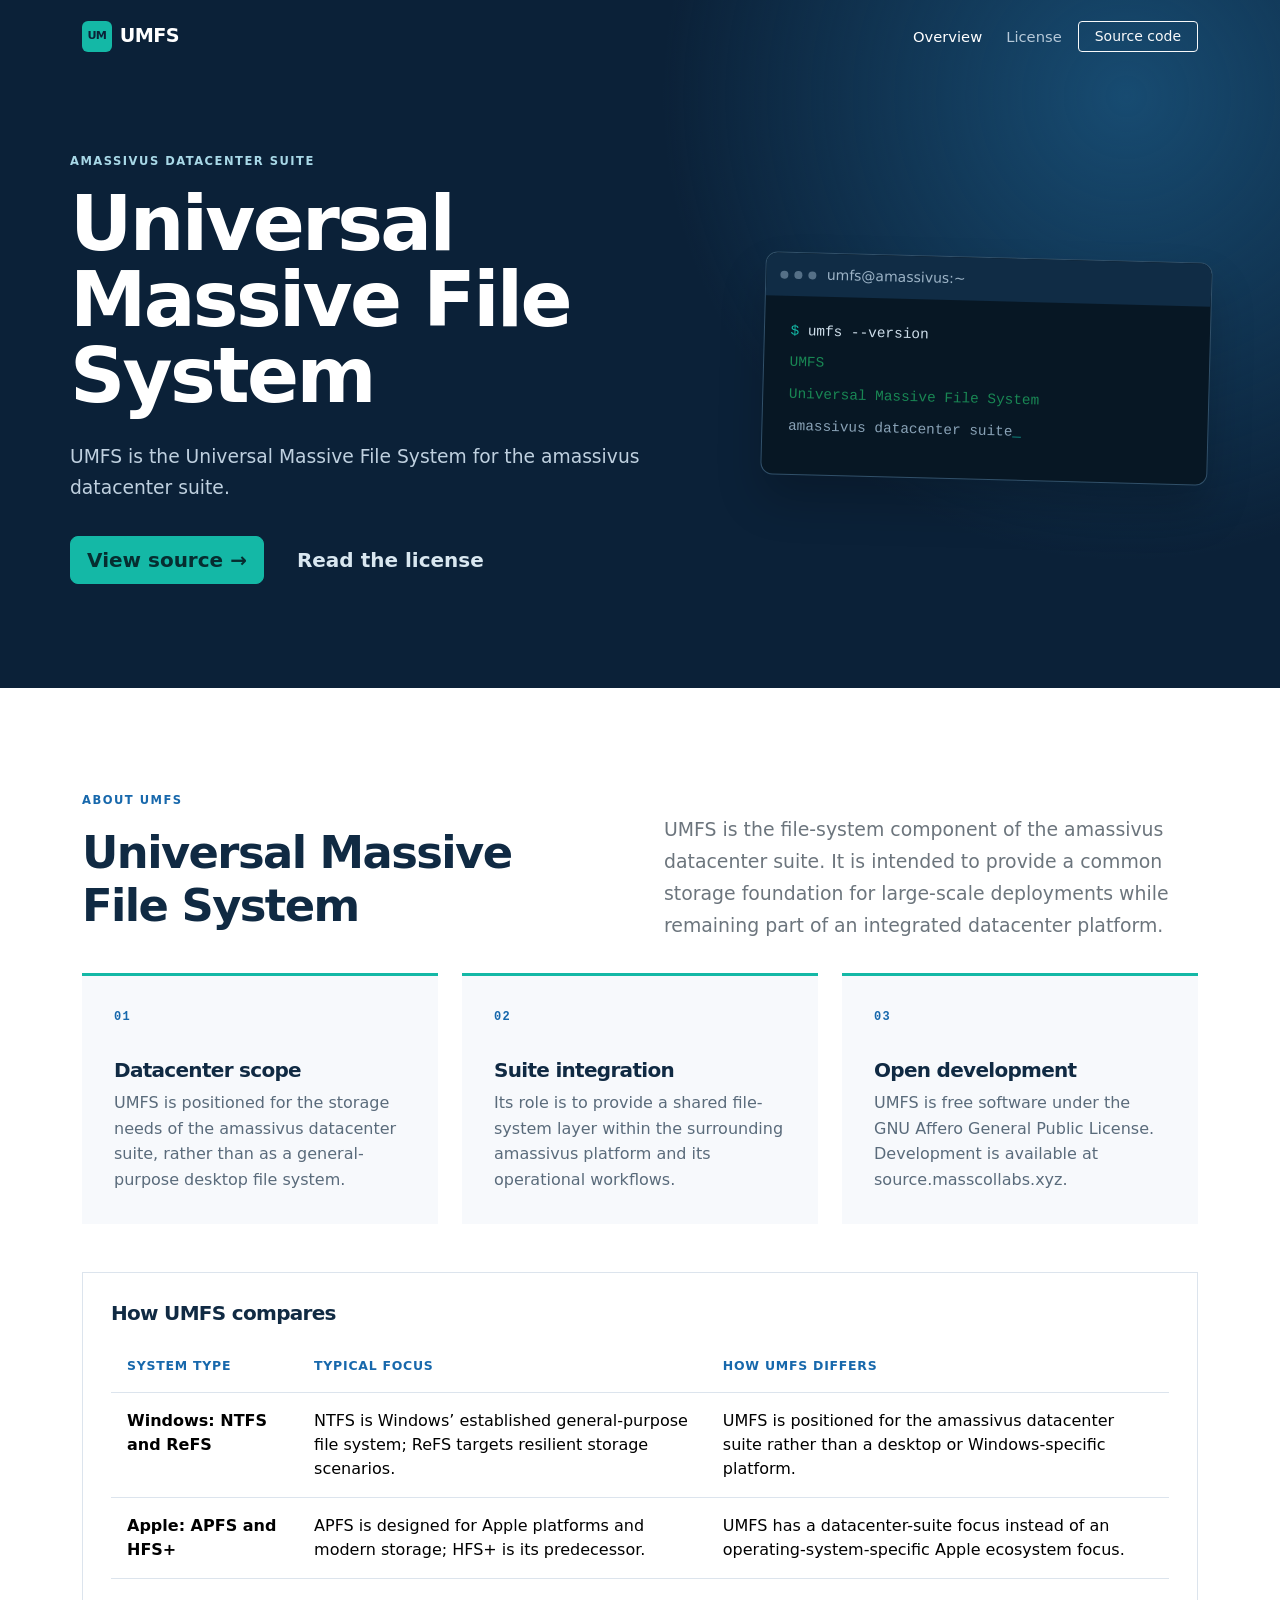
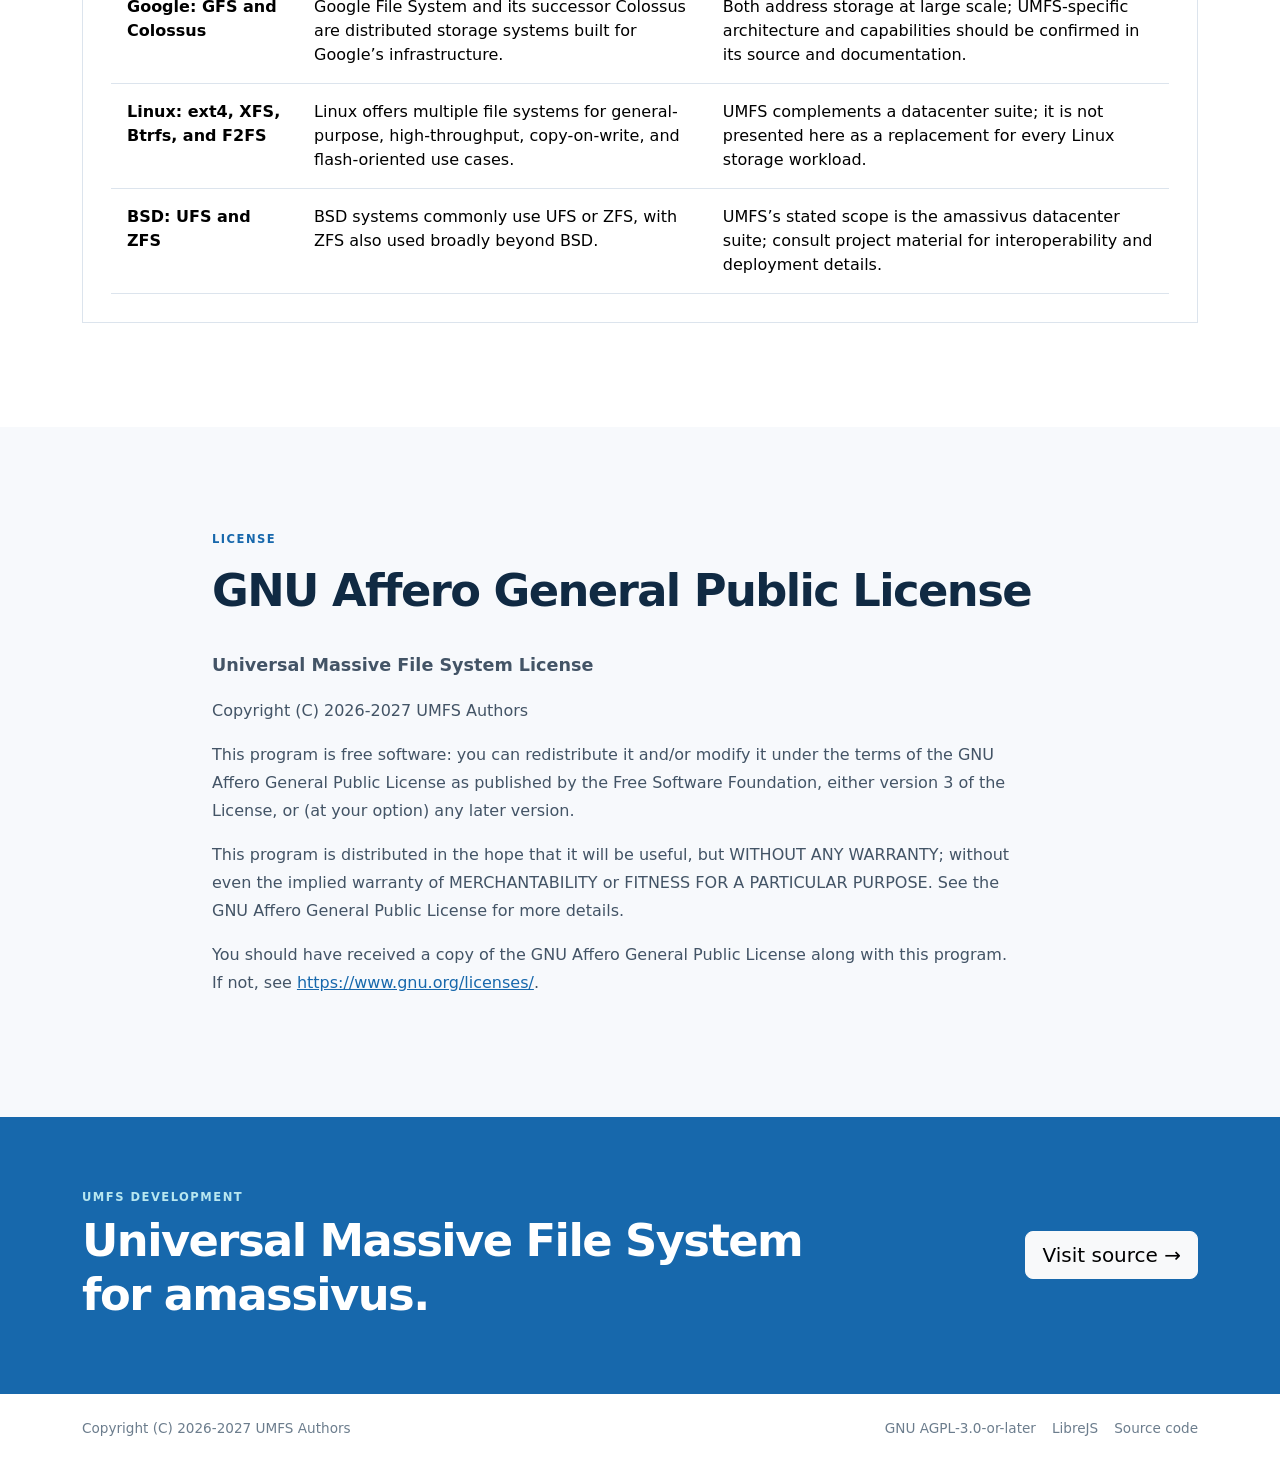
<file: index.html>
<!--
  Universal Massive File System for amassivus datacenter suite
  Copyright (C) 2026-2027 UMFS Authors

  This program is free software: you can redistribute it and/or modify
  it under the terms of the GNU Affero General Public License as published
  by the Free Software Foundation, either version 3 of the License, or
  (at your option) any later version.

  This program is distributed in the hope that it will be useful,
  but WITHOUT ANY WARRANTY; without even the implied warranty of
  MERCHANTABILITY or FITNESS FOR A PARTICULAR PURPOSE. See the
  GNU Affero General Public License for more details.

  You should have received a copy of the GNU Affero General Public License
  along with this program. If not, see <https://www.gnu.org/licenses/>.

  SPDX-License-Identifier: AGPL-3.0-or-later
-->
<!doctype html>
<html lang="en">
  <head>
    <meta charset="utf-8">
    <meta name="viewport" content="width=device-width, initial-scale=1">
    <meta name="description" content="Universal Massive File System for the amassivus datacenter suite.">
    <title>UMFS — Universal Massive File System</title>
    <link href="https://cdn.jsdelivr.net/npm/bootstrap@5.3.3/dist/css/bootstrap.min.css" rel="stylesheet" integrity="sha384-QWTKZyjpPEjISv5WaRU9OFeRpok6YctnYmDr5pNlyT2bRjXh0JMhjY6hW+ALEwIH" crossorigin="anonymous">
    <link rel="stylesheet" href="assets/css/styles.css">
  </head>
  <body>
    <header class="site-header">
      <nav class="navbar navbar-expand-lg navbar-dark py-3" aria-label="Main navigation">
        <div class="container">
          <a class="navbar-brand d-flex align-items-center gap-2" href="#">
            <span class="brand-mark" aria-hidden="true">UM</span>
            <span>UMFS</span>
          </a>
          <button class="navbar-toggler border-0 shadow-none" type="button" data-bs-toggle="collapse" data-bs-target="#mainNav" aria-controls="mainNav" aria-expanded="false" aria-label="Toggle navigation">
            <span class="navbar-toggler-icon"></span>
          </button>
          <div class="collapse navbar-collapse" id="mainNav">
            <ul class="navbar-nav ms-auto align-items-lg-center gap-lg-2">
              <li class="nav-item"><a class="nav-link active" aria-current="page" href="#overview">Overview</a></li>
              <li class="nav-item"><a class="nav-link" href="#license">License</a></li>
              <li class="nav-item mt-2 mt-lg-0"><a class="btn btn-outline-light btn-sm px-3" href="https://source.masscollabs.xyz/umfs">Source code</a></li>
            </ul>
          </div>
        </div>
      </nav>

      <div class="container hero">
        <div class="row align-items-center g-5">
          <div class="col-lg-7">
            <p class="eyebrow">Amassivus datacenter suite</p>
            <h1>Universal Massive File System</h1>
            <p class="hero-copy">UMFS is the Universal Massive File System for the amassivus datacenter suite.</p>
            <div class="d-flex flex-wrap gap-3">
              <a class="btn btn-accent btn-lg" href="https://source.masscollabs.xyz/umfs">View source <span aria-hidden="true">→</span></a>
              <a class="btn btn-link-light btn-lg" href="#license">Read the license</a>
            </div>
          </div>
          <div class="col-lg-5">
            <div class="terminal-card" aria-label="UMFS command-line example">
              <div class="terminal-top"><span></span><span></span><span></span><small>umfs@amassivus:~</small></div>
              <div class="terminal-body">
                <p><span class="prompt">$</span> umfs --version</p>
                <p class="text-success">UMFS</p>
                <p class="text-success">Universal Massive File System</p>
                <p class="muted">amassivus datacenter suite<span class="cursor">_</span></p>
              </div>
            </div>
          </div>
        </div>
      </div>
    </header>

    <main>
      <section id="overview" class="section-padding">
        <div class="container">
          <div class="row g-5 align-items-end">
            <div class="col-lg-5">
              <p class="eyebrow text-primary">About UMFS</p>
              <h2>Universal Massive File System</h2>
            </div>
            <div class="col-lg-6 offset-lg-1">
              <p class="lead text-secondary mb-0">UMFS is the file-system component of the amassivus datacenter suite. It is intended to provide a common storage foundation for large-scale deployments while remaining part of an integrated datacenter platform.</p>
            </div>
          </div>
          <div class="row g-4 mt-2">
            <div class="col-md-4"><article class="feature-card h-100"><span class="feature-number">01</span><h3>Datacenter scope</h3><p>UMFS is positioned for the storage needs of the amassivus datacenter suite, rather than as a general-purpose desktop file system.</p></article></div>
            <div class="col-md-4"><article class="feature-card h-100"><span class="feature-number">02</span><h3>Suite integration</h3><p>Its role is to provide a shared file-system layer within the surrounding amassivus platform and its operational workflows.</p></article></div>
            <div class="col-md-4"><article class="feature-card h-100"><span class="feature-number">03</span><h3>Open development</h3><p>UMFS is free software under the GNU Affero General Public License. Development is available at source.masscollabs.xyz.</p></article></div>
          </div>
          <div class="comparison-wrap mt-5">
            <h3 class="mb-3">How UMFS compares</h3>
            <div class="table-responsive">
              <table class="table comparison-table mb-0">
                <thead>
                  <tr><th scope="col">System type</th><th scope="col">Typical focus</th><th scope="col">How UMFS differs</th></tr>
                </thead>
                <tbody>
                  <tr><th scope="row">Windows: NTFS and ReFS</th><td>NTFS is Windows’ established general-purpose file system; ReFS targets resilient storage scenarios.</td><td>UMFS is positioned for the amassivus datacenter suite rather than a desktop or Windows-specific platform.</td></tr>
                  <tr><th scope="row">Apple: APFS and HFS+</th><td>APFS is designed for Apple platforms and modern storage; HFS+ is its predecessor.</td><td>UMFS has a datacenter-suite focus instead of an operating-system-specific Apple ecosystem focus.</td></tr>
                  <tr><th scope="row">Google: GFS and Colossus</th><td>Google File System and its successor Colossus are distributed storage systems built for Google’s infrastructure.</td><td>Both address storage at large scale; UMFS-specific architecture and capabilities should be confirmed in its source and documentation.</td></tr>
                  <tr><th scope="row">Linux: ext4, XFS, Btrfs, and F2FS</th><td>Linux offers multiple file systems for general-purpose, high-throughput, copy-on-write, and flash-oriented use cases.</td><td>UMFS complements a datacenter suite; it is not presented here as a replacement for every Linux storage workload.</td></tr>
                  <tr><th scope="row">BSD: UFS and ZFS</th><td>BSD systems commonly use UFS or ZFS, with ZFS also used broadly beyond BSD.</td><td>UMFS’s stated scope is the amassivus datacenter suite; consult project material for interoperability and deployment details.</td></tr>
                </tbody>
              </table>
            </div>
          </div>
        </div>
      </section>

      <section id="license" class="updates-section section-padding">
        <div class="container license-copy">
          <p class="eyebrow text-primary">License</p>
          <h2>GNU Affero General Public License</h2>
          <p class="license-title">Universal Massive File System License</p>
          <p>Copyright (C) 2026-2027 UMFS Authors</p>
          <p>This program is free software: you can redistribute it and/or modify it under the terms of the GNU Affero General Public License as published by the Free Software Foundation, either version 3 of the License, or (at your option) any later version.</p>
          <p>This program is distributed in the hope that it will be useful, but WITHOUT ANY WARRANTY; without even the implied warranty of MERCHANTABILITY or FITNESS FOR A PARTICULAR PURPOSE. See the GNU Affero General Public License for more details.</p>
          <p>You should have received a copy of the GNU Affero General Public License along with this program. If not, see <a href="https://www.gnu.org/licenses/">https://www.gnu.org/licenses/</a>.</p>
        </div>
      </section>

      <section class="contribute-section">
        <div class="container">
          <div class="row align-items-center g-4">
            <div class="col-lg-8"><p class="eyebrow mb-2">UMFS development</p><h2>Universal Massive File System for amassivus.</h2></div>
            <div class="col-lg-4 text-lg-end"><a class="btn btn-light btn-lg" href="https://source.masscollabs.xyz/umfs">Visit source <span aria-hidden="true">→</span></a></div>
          </div>
        </div>
      </section>
    </main>

    <footer class="py-4">
      <div class="container d-flex flex-column flex-sm-row justify-content-between gap-2">
        <span>Copyright (C) 2026-2027 UMFS Authors</span>
        <span class="d-flex flex-wrap gap-3">
          <a href="https://www.gnu.org/licenses/agpl-3.0.html">GNU AGPL-3.0-or-later</a>
          <a href="jslicense.html" data-jslicense="1">LibreJS</a>
          <a href="https://codeberg.org/umfstr/webfs">Source code</a>
        </span>
      </div>
    </footer>

    <script src="https://cdn.jsdelivr.net/npm/bootstrap@5.3.3/dist/js/bootstrap.bundle.min.js" integrity="sha384-YvpcrYf0tY3lHB60NNkmXc5s9fDVZLESaAA55NDzOxhy9GkcIdslK1eN7N6jIeHz" crossorigin="anonymous"></script>
    <script src="assets/js/main.js"></script>
  </body>
</html>
</file>
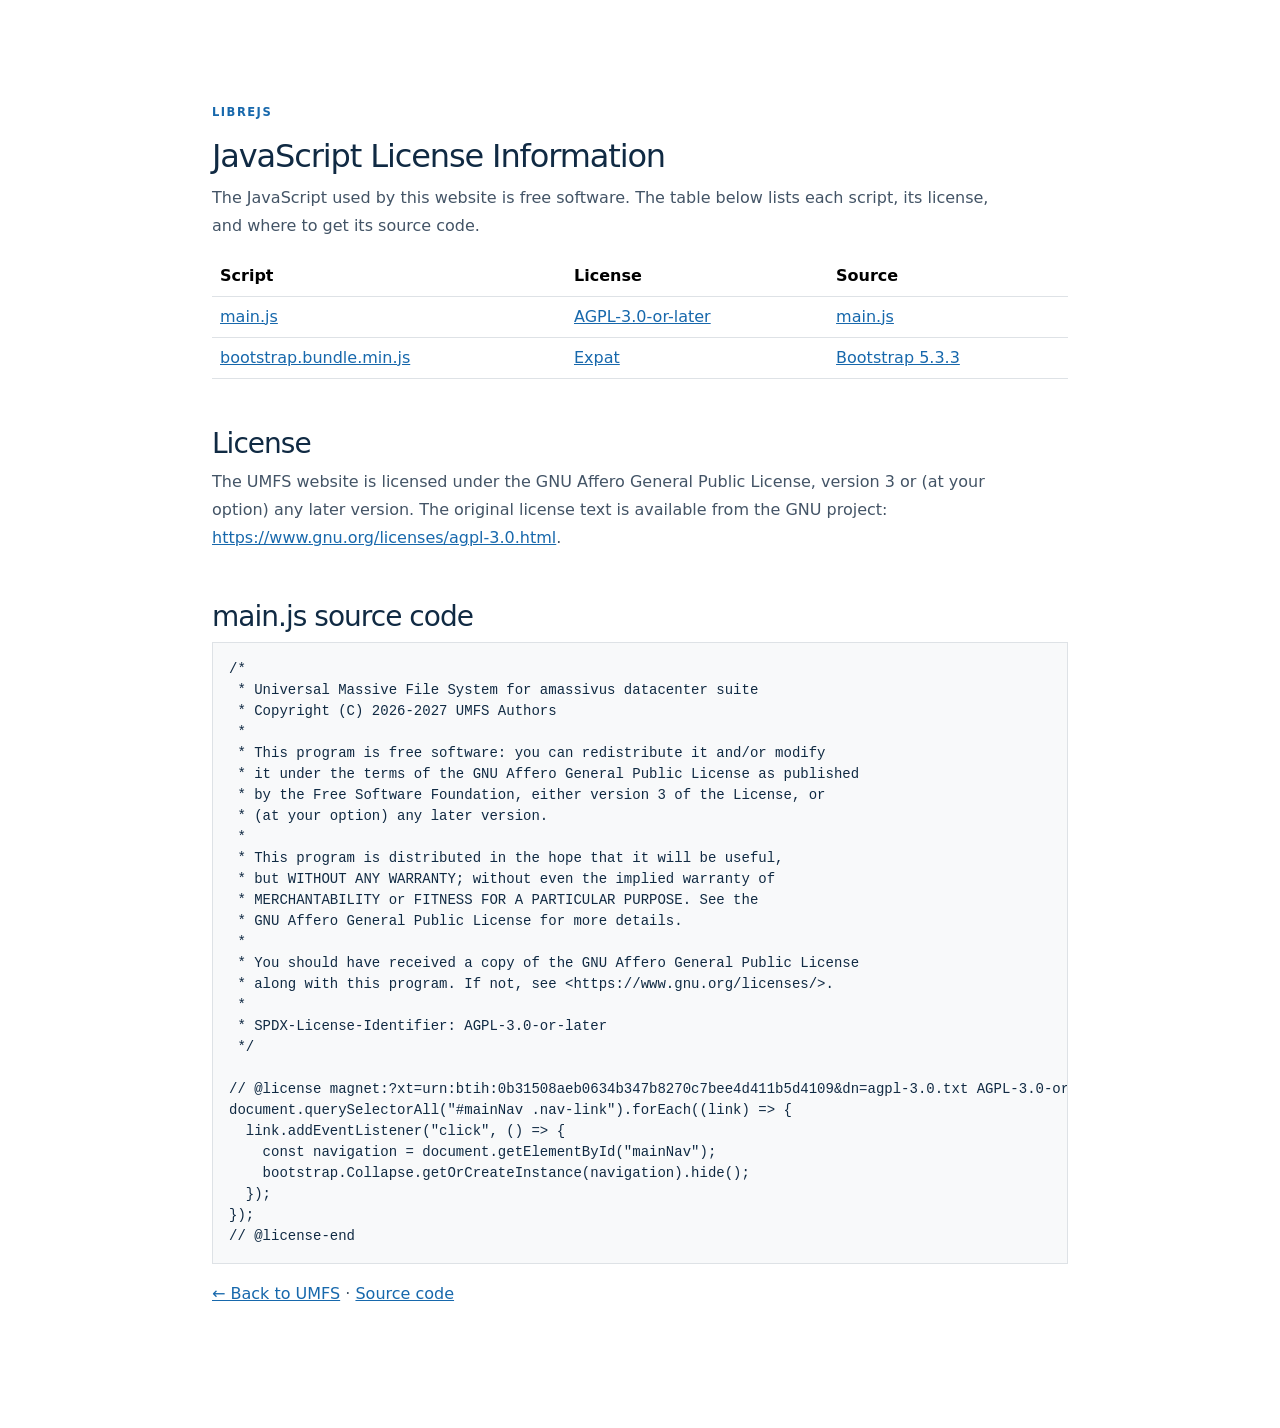
<file: jslicense.html>
<!--
  Universal Massive File System for amassivus datacenter suite
  Copyright (C) 2026-2027 UMFS Authors

  This program is free software: you can redistribute it and/or modify
  it under the terms of the GNU Affero General Public License as published
  by the Free Software Foundation, either version 3 of the License, or
  (at your option) any later version.

  This program is distributed in the hope that it will be useful,
  but WITHOUT ANY WARRANTY; without even the implied warranty of
  MERCHANTABILITY or FITNESS FOR A PARTICULAR PURPOSE. See the
  GNU Affero General Public License for more details.

  You should have received a copy of the GNU Affero General Public License
  along with this program. If not, see <https://www.gnu.org/licenses/>.

  SPDX-License-Identifier: AGPL-3.0-or-later
-->
<!doctype html>
<html lang="en">
  <head>
    <meta charset="utf-8">
    <meta name="viewport" content="width=device-width, initial-scale=1">
    <meta name="description" content="JavaScript license information and source code for the UMFS website.">
    <title>JavaScript License Information — UMFS</title>
    <link href="https://cdn.jsdelivr.net/npm/bootstrap@5.3.3/dist/css/bootstrap.min.css" rel="stylesheet" integrity="sha384-QWTKZyjpPEjISv5WaRU9OFeRpok6YctnYmDr5pNlyT2bRjXh0JMhjY6hW+ALEwIH" crossorigin="anonymous">
    <link rel="stylesheet" href="assets/css/styles.css">
  </head>
  <body>
    <main class="section-padding">
      <div class="container license-copy">
        <p class="eyebrow text-primary">LibreJS</p>
        <h1 class="h2">JavaScript License Information</h1>
        <p>The JavaScript used by this website is free software. The table below lists each script, its license, and where to get its source code.</p>

        <table id="jslicense-labels1" class="table">
          <thead>
            <tr><th scope="col">Script</th><th scope="col">License</th><th scope="col">Source</th></tr>
          </thead>
          <tbody>
            <tr>
              <td><a href="assets/js/main.js">main.js</a></td>
              <td><a href="https://www.gnu.org/licenses/agpl-3.0.html">AGPL-3.0-or-later</a></td>
              <td><a href="https://codeberg.org/umfstr/webfs/src/branch/master/assets/js/main.js">main.js</a></td>
            </tr>
            <tr>
              <td><a href="https://cdn.jsdelivr.net/npm/bootstrap@5.3.3/dist/js/bootstrap.bundle.min.js">bootstrap.bundle.min.js</a></td>
              <td><a href="http://www.jclark.com/xml/copying.txt">Expat</a></td>
              <td><a href="https://github.com/twbs/bootstrap/tree/v5.3.3">Bootstrap 5.3.3</a></td>
            </tr>
          </tbody>
        </table>

        <h2 class="h3 mt-5">License</h2>
        <p>The UMFS website is licensed under the GNU Affero General Public License, version 3 or (at your option) any later version. The original license text is available from the GNU project: <a href="https://www.gnu.org/licenses/agpl-3.0.html">https://www.gnu.org/licenses/agpl-3.0.html</a>.</p>

        <h2 class="h3 mt-5">main.js source code</h2>
        <pre class="p-3 border bg-light overflow-auto"><code>/*
 * Universal Massive File System for amassivus datacenter suite
 * Copyright (C) 2026-2027 UMFS Authors
 *
 * This program is free software: you can redistribute it and/or modify
 * it under the terms of the GNU Affero General Public License as published
 * by the Free Software Foundation, either version 3 of the License, or
 * (at your option) any later version.
 *
 * This program is distributed in the hope that it will be useful,
 * but WITHOUT ANY WARRANTY; without even the implied warranty of
 * MERCHANTABILITY or FITNESS FOR A PARTICULAR PURPOSE. See the
 * GNU Affero General Public License for more details.
 *
 * You should have received a copy of the GNU Affero General Public License
 * along with this program. If not, see &lt;https://www.gnu.org/licenses/&gt;.
 *
 * SPDX-License-Identifier: AGPL-3.0-or-later
 */

// @license magnet:?xt=urn:btih:0b31508aeb0634b347b8270c7bee4d411b5d4109&amp;dn=agpl-3.0.txt AGPL-3.0-or-later
document.querySelectorAll("#mainNav .nav-link").forEach((link) =&gt; {
  link.addEventListener("click", () =&gt; {
    const navigation = document.getElementById("mainNav");
    bootstrap.Collapse.getOrCreateInstance(navigation).hide();
  });
});
// @license-end
</code></pre>

        <p><a href="index.html">← Back to UMFS</a> · <a href="https://codeberg.org/umfstr/webfs">Source code</a></p>
      </div>
    </main>
  </body>
</html>
</file>
<file: assets/css/styles.css>
/*
 * Universal Massive File System for amassivus datacenter suite
 * Copyright (C) 2026-2027 UMFS Authors
 *
 * This program is free software: you can redistribute it and/or modify
 * it under the terms of the GNU Affero General Public License as published
 * by the Free Software Foundation, either version 3 of the License, or
 * (at your option) any later version.
 *
 * This program is distributed in the hope that it will be useful,
 * but WITHOUT ANY WARRANTY; without even the implied warranty of
 * MERCHANTABILITY or FITNESS FOR A PARTICULAR PURPOSE. See the
 * GNU Affero General Public License for more details.
 *
 * You should have received a copy of the GNU Affero General Public License
 * along with this program. If not, see <https://www.gnu.org/licenses/>.
 *
 * SPDX-License-Identifier: AGPL-3.0-or-later
 */

:root {
  --ink: #102a43;
  --navy: #0b2138;
  --blue: #1768ac;
  --teal: #14b8a6;
  --paper: #f7f9fc;
  --line: #dce4ed;
}

html { scroll-behavior: smooth; }
body { color: var(--ink); font-family: Inter, ui-sans-serif, system-ui, -apple-system, BlinkMacSystemFont, "Segoe UI", sans-serif; }
h1, h2, h3 { font-weight: 700; letter-spacing: -.035em; }
h1 { font-size: clamp(2.7rem, 6vw, 5.3rem); line-height: .99; max-width: 750px; }
h2 { font-size: clamp(2rem, 3.5vw, 3rem); }
h3 { font-size: 1.25rem; }
a { color: inherit; }

.site-header { background: radial-gradient(circle at 88% 14%, #174b71 0, transparent 29rem), var(--navy); color: #fff; }
.navbar-brand { font-size: 1.2rem; font-weight: 700; letter-spacing: -.03em; }
.brand-mark { background: var(--teal); border-radius: 6px; color: var(--navy); font-size: .7rem; font-weight: 800; letter-spacing: -.08em; padding: .45rem .35rem; }
.nav-link { color: #b6c9d9; font-size: .92rem; }
.nav-link:hover, .nav-link.active { color: #fff; }
.hero { padding: 5rem 0 6.5rem; }
.eyebrow { color: #a8d8e7; font-size: .72rem; font-weight: 800; letter-spacing: .13em; margin-bottom: 1rem; text-transform: uppercase; }
.text-primary { color: var(--blue) !important; }
.hero-copy { color: #bfd0df; font-size: 1.17rem; line-height: 1.65; margin: 1.75rem 0 2rem; max-width: 600px; }
.btn-accent { background: var(--teal); border-color: var(--teal); color: #062d30; font-weight: 700; }
.btn-accent:hover { background: #36c9b9; border-color: #36c9b9; color: #062d30; }
.btn-link-light { color: #d9e7f0; font-weight: 600; text-decoration: none; }
.btn-link-light:hover { color: #fff; text-decoration: underline; }
.terminal-card { background: #071724; border: 1px solid #315069; border-radius: 12px; box-shadow: 0 25px 45px rgba(0,0,0,.2); overflow: hidden; transform: rotate(1.5deg); }
.terminal-top { align-items: center; background: #102c45; display: flex; gap: 6px; padding: .7rem .85rem; }
.terminal-top span { background: #557087; border-radius: 50%; height: 8px; width: 8px; }
.terminal-top small { color: #9cb3c6; margin-left: .3rem; }
.terminal-body { color: #cfdfeb; font-family: "SFMono-Regular", Consolas, monospace; font-size: .9rem; line-height: 1.3; padding: 1.6rem; }
.terminal-body p { margin-bottom: .8rem; }
.prompt { color: var(--teal); }.muted { color: #89a2b6; }.cursor { animation: blink 1s step-end infinite; color: var(--teal); }
@keyframes blink { 50% { opacity: 0; } }

.section-padding { padding: 6.5rem 0; }
.lead { font-size: 1.18rem; line-height: 1.7; }
.feature-card { background: var(--paper); border-top: 3px solid var(--teal); padding: 2rem; }
.feature-card p { color: #5a6b7b; line-height: 1.6; margin: 0; }
.feature-number { color: var(--blue); display: block; font-family: ui-monospace, monospace; font-size: .75rem; font-weight: 800; letter-spacing: .1em; margin-bottom: 2rem; }
.comparison-wrap { border: 1px solid var(--line); padding: 1.75rem; }
.comparison-table { --bs-table-bg: transparent; --bs-table-border-color: var(--line); color: var(--ink); min-width: 680px; }
.comparison-table th { font-weight: 700; }
.comparison-table th, .comparison-table td { padding: 1rem; vertical-align: top; }
.comparison-table thead th { color: var(--blue); font-size: .78rem; letter-spacing: .06em; text-transform: uppercase; }
.updates-section { background: var(--paper); }
.license-copy { max-width: 880px; }
.license-title { color: var(--blue); font-size: 1.1rem; font-weight: 700; margin-top: 2rem; }
.license-copy p:not(.eyebrow) { color: #435466; line-height: 1.75; max-width: 800px; }
.license-copy a { color: var(--blue); }
.text-link { color: var(--blue); font-size: .95rem; font-weight: 700; text-decoration: none; }
.text-link:hover { text-decoration: underline; }
.update-list { border-radius: 0; }
.update-list .list-group-item { align-items: center; background: transparent; border-color: var(--line); display: grid; gap: 1rem; grid-template-columns: 130px 1fr auto; padding: 1.35rem .25rem; }
.update-list .list-group-item:hover { background: transparent; color: var(--blue); }
.update-date { color: #708093; font-family: ui-monospace, monospace; font-size: .73rem; font-weight: 700; }
.update-title { font-size: 1.05rem; font-weight: 650; }.update-arrow { font-size: 1.25rem; }
.resource-card { border: 1px solid var(--line); display: block; height: 100%; padding: 1.65rem; position: relative; text-decoration: none; transition: border-color .2s, box-shadow .2s, transform .2s; }
.resource-card:hover { border-color: var(--blue); box-shadow: 0 12px 25px rgba(16,42,67,.08); transform: translateY(-3px); }
.resource-card h3 { margin: 1.7rem 0 .5rem; }.resource-card p { color: #647587; font-size: .93rem; margin: 0; }
.resource-icon { color: var(--blue); font-size: 1.4rem; position: absolute; right: 1.4rem; top: 1.1rem; }
.contribute-section { background: var(--blue); color: #fff; padding: 4.5rem 0; }
.contribute-section .eyebrow { color: #b8e7f0; }.contribute-section h2 { margin: 0; }
footer { color: #6c7d8d; font-size: .85rem; } footer a { text-decoration: none; } footer a:hover { color: var(--blue); }

@media (max-width: 991.98px) { .hero { padding: 3.5rem 0 5rem; }.terminal-card { max-width: 500px; transform: none; }.section-padding { padding: 4.5rem 0; } }
@media (max-width: 575.98px) { .hero-copy { font-size: 1rem; }.update-list .list-group-item { grid-template-columns: 1fr auto; }.update-date { grid-column: 1 / -1; }.contribute-section { padding: 3.5rem 0; } }
</file>
